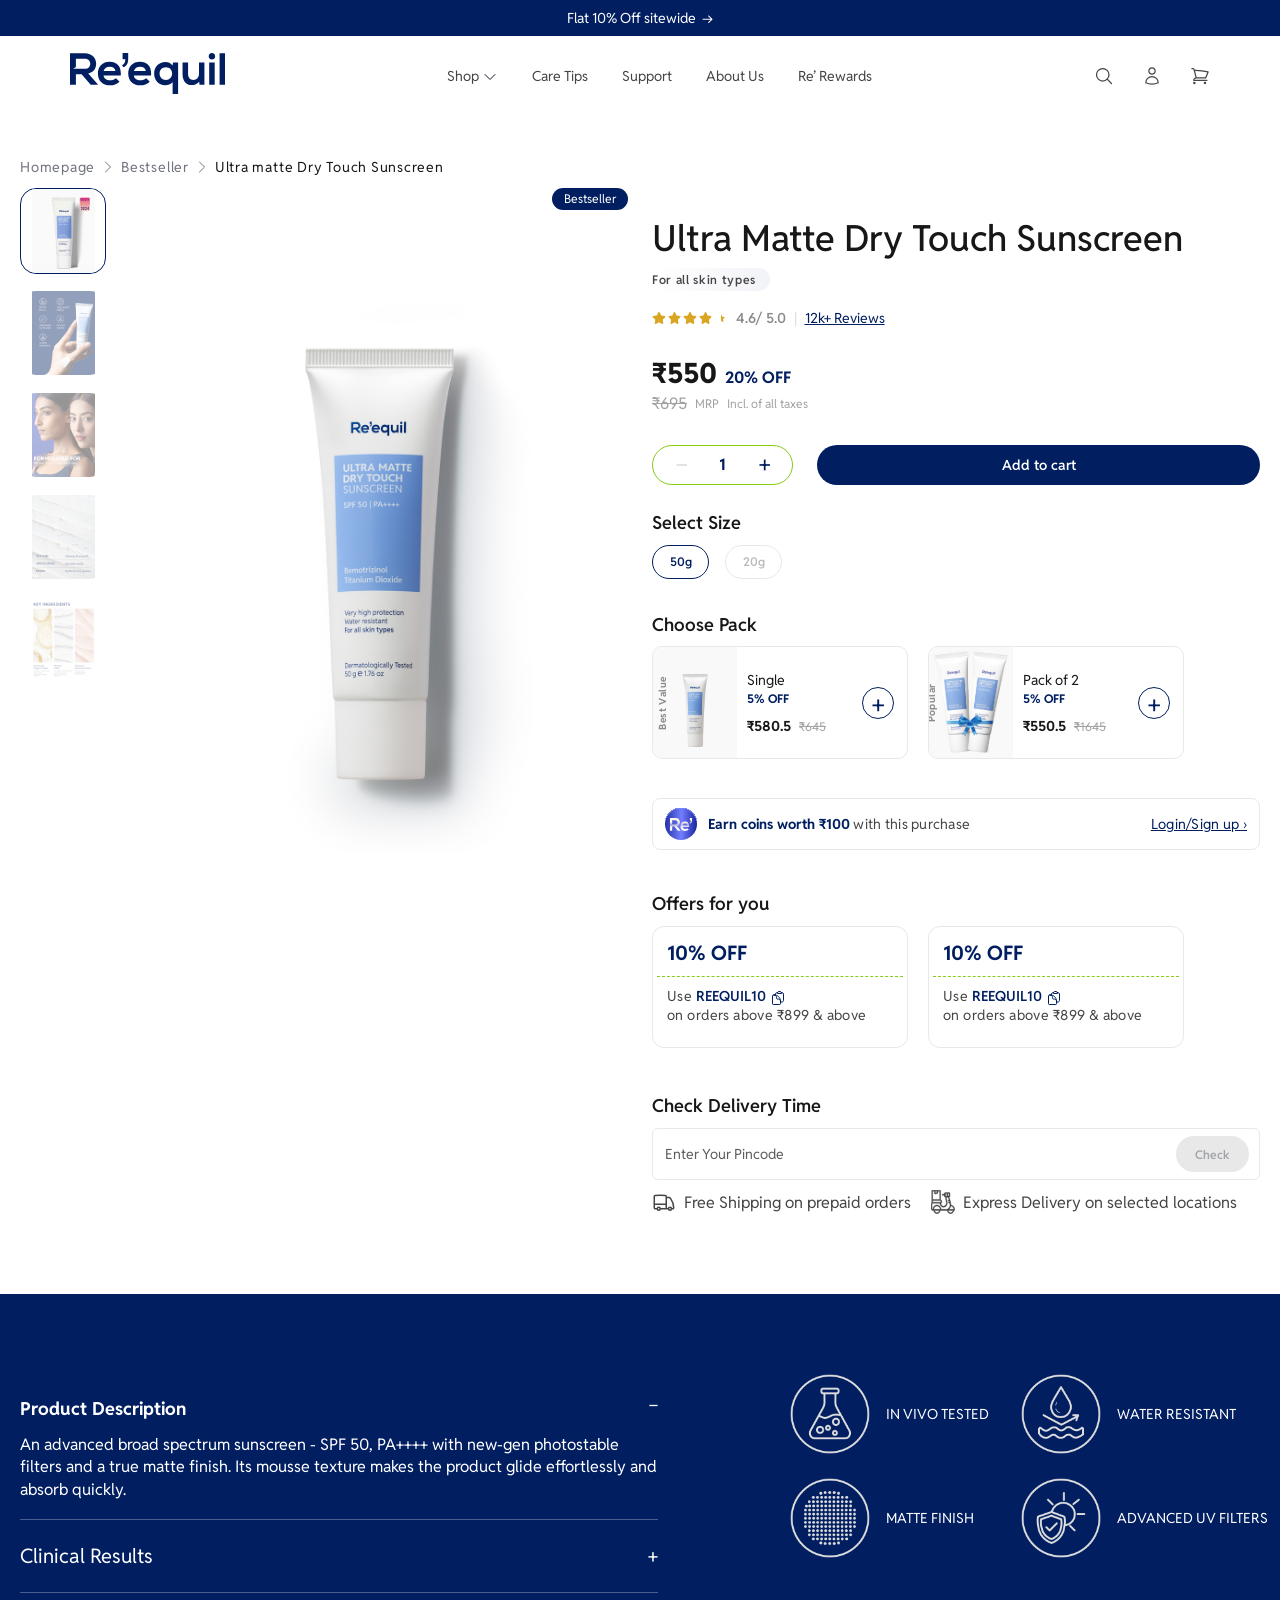
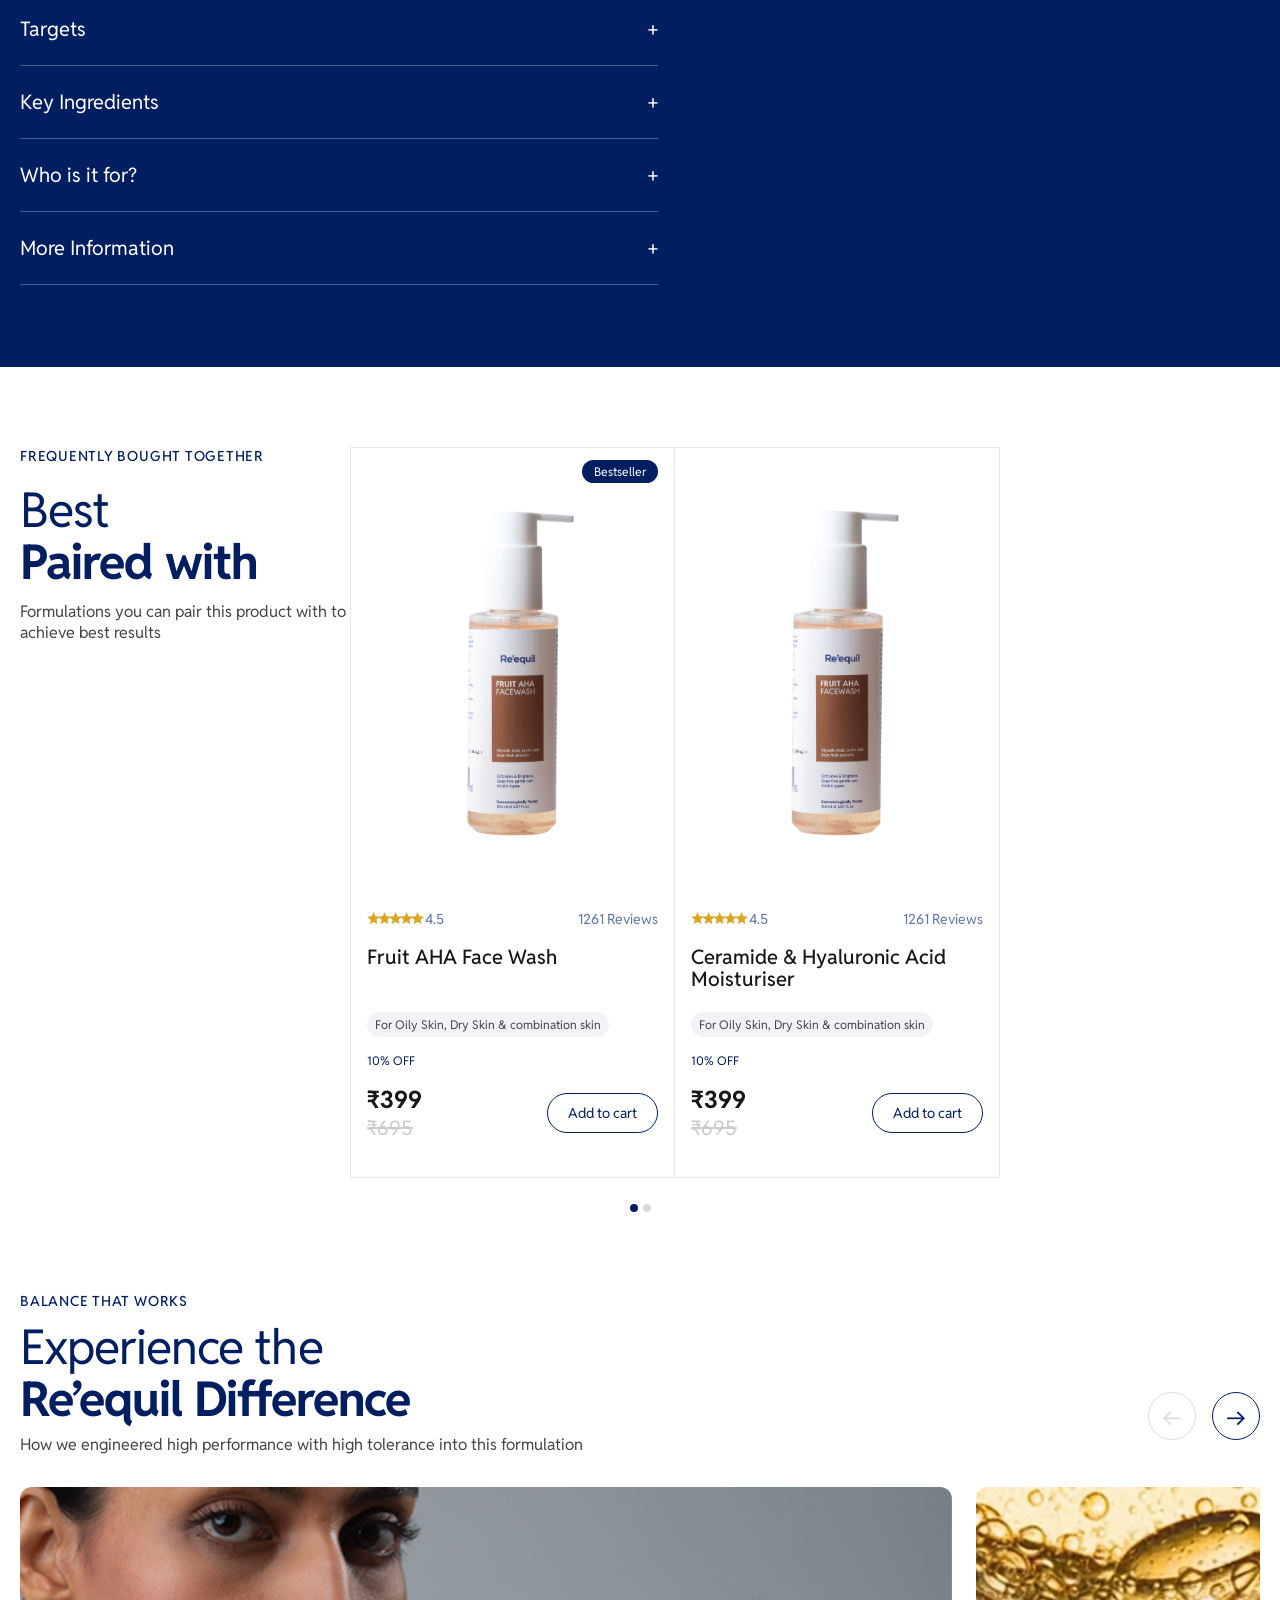
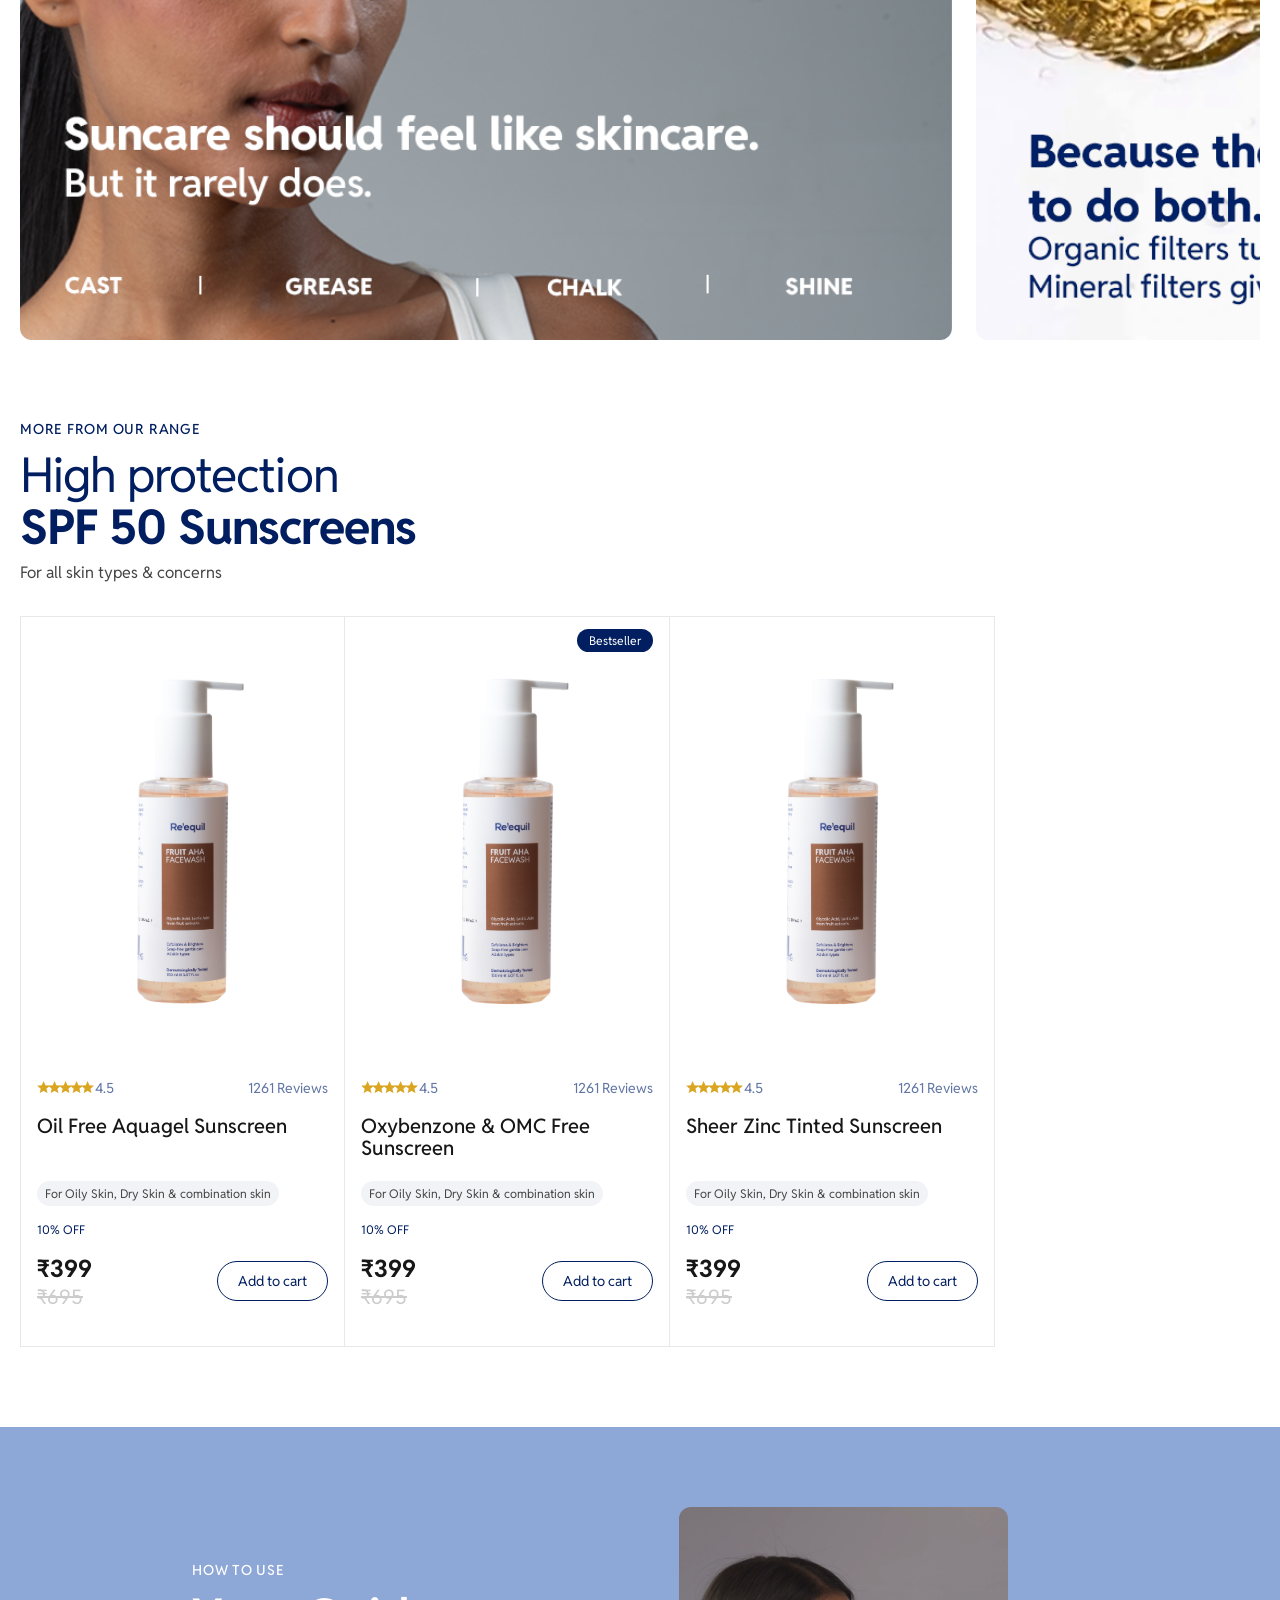
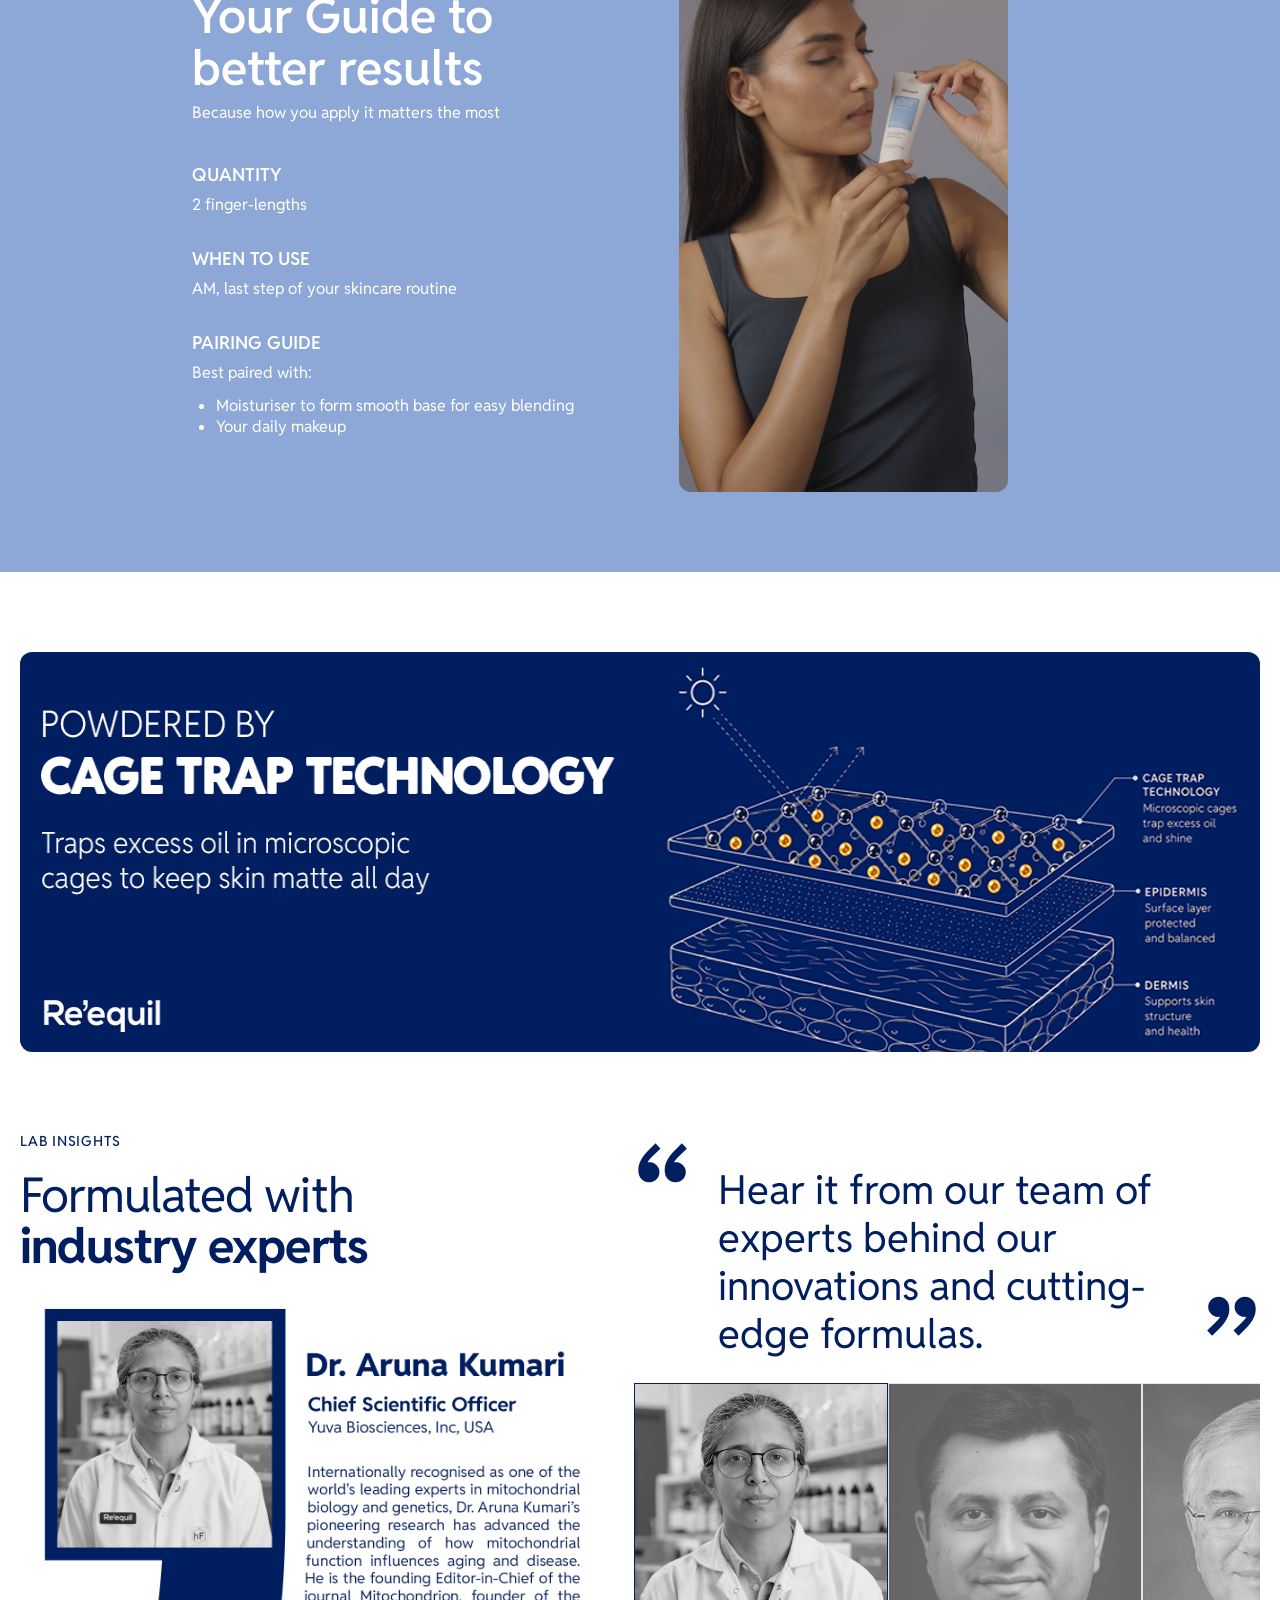
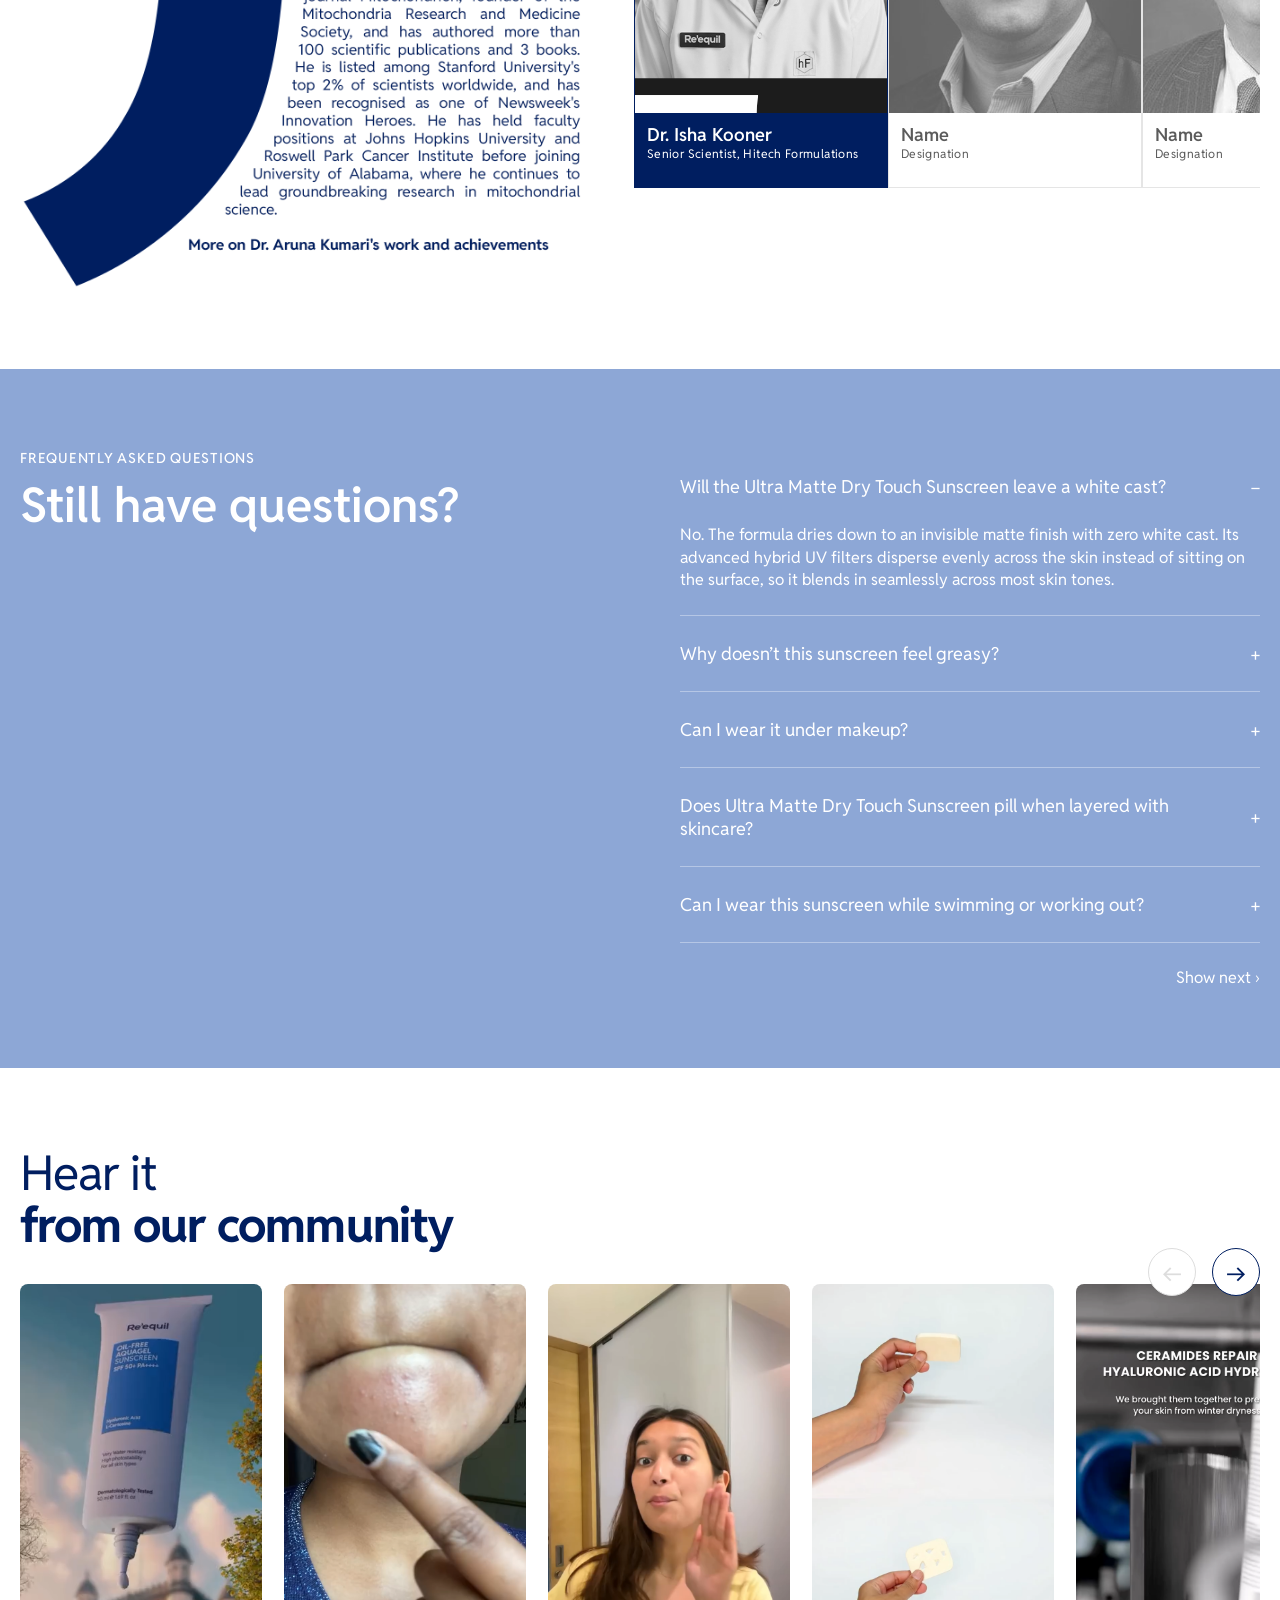
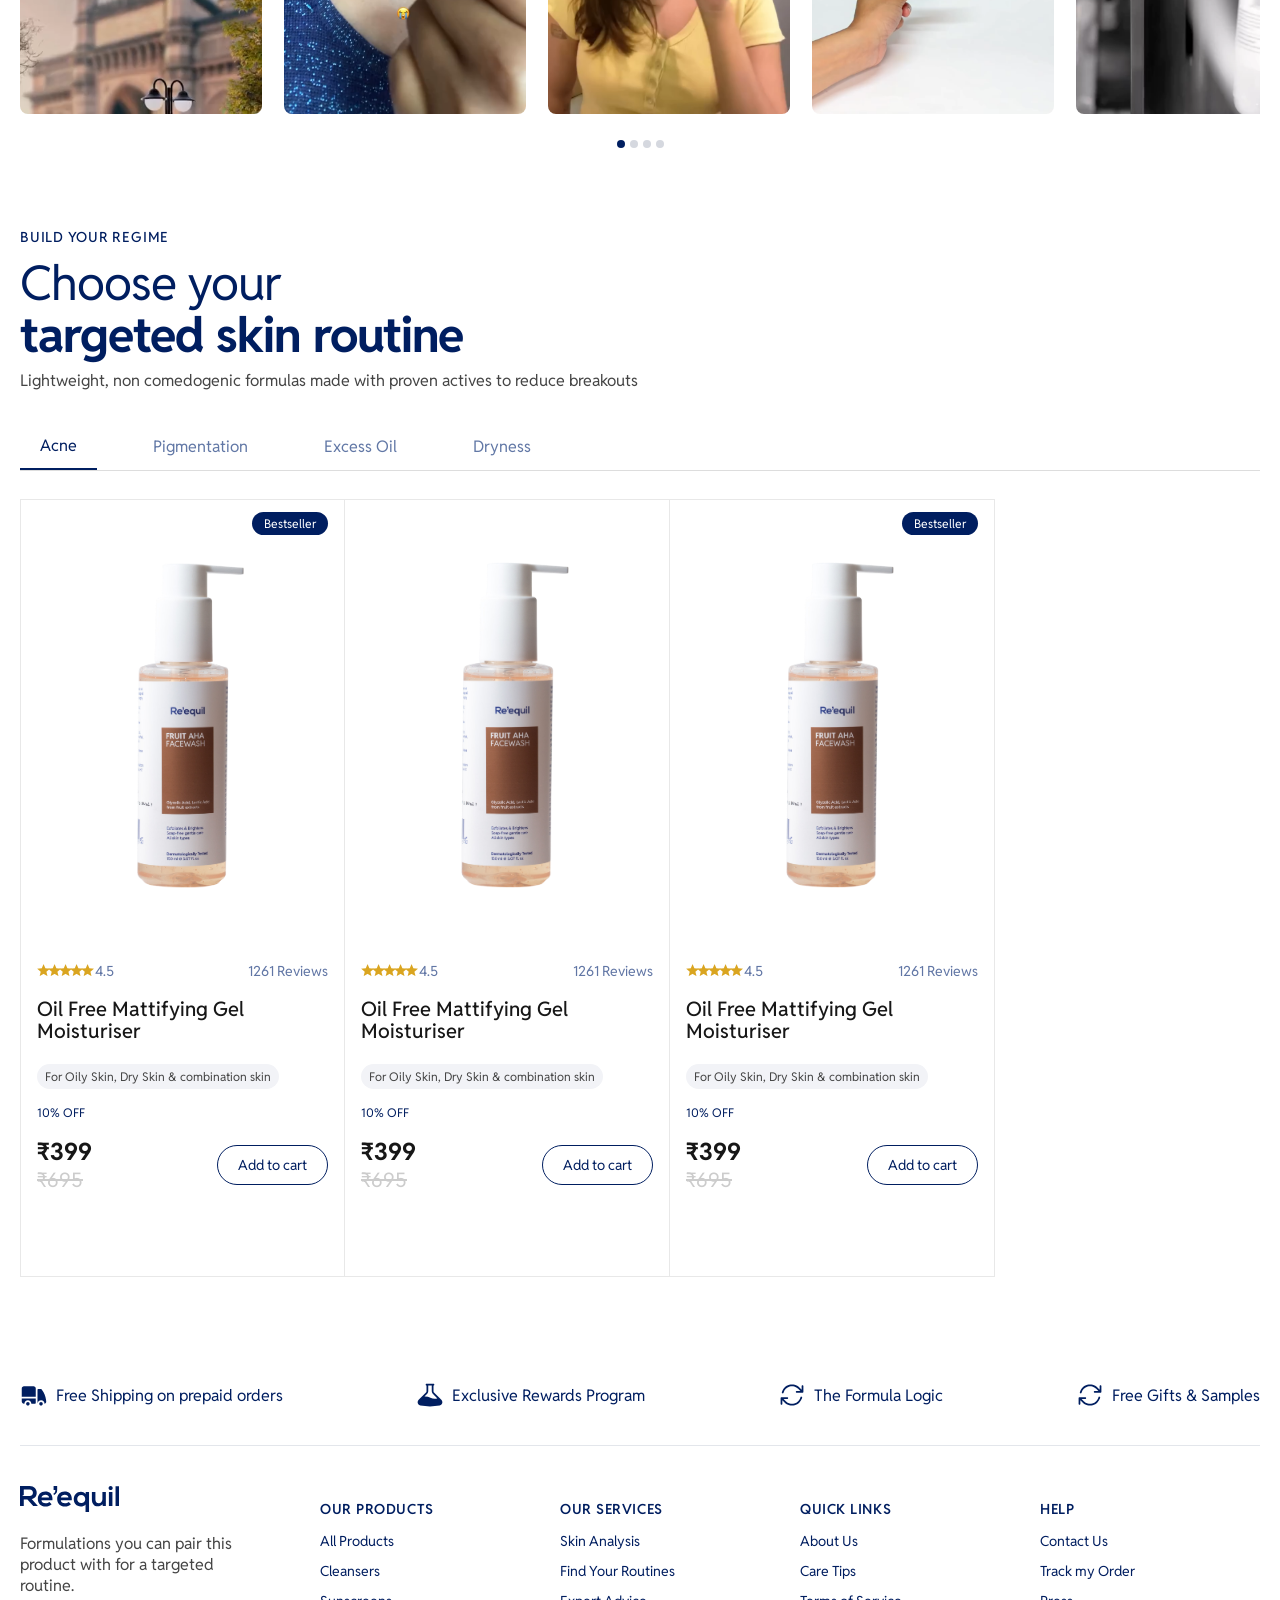
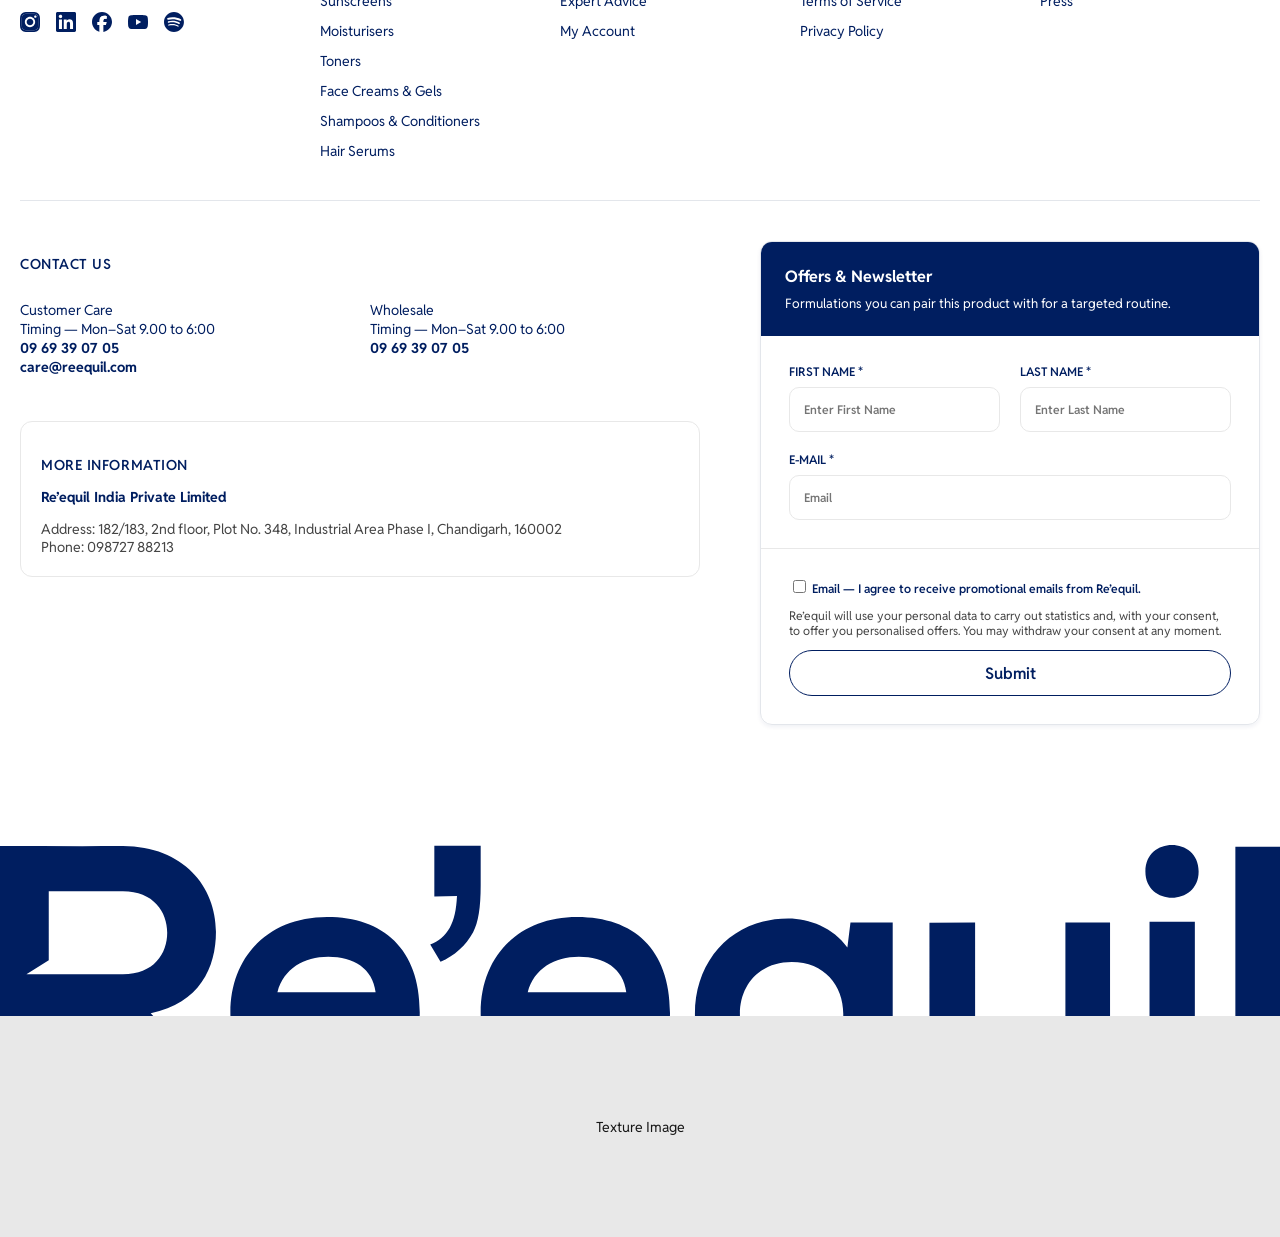
<file: raw html/index.html>
<!doctype html>
<html lang="en">
<head>
  <meta charset="utf-8">
  <meta name="viewport" content="width=device-width, initial-scale=1">
  <title>Ultra Matte Dry Touch Sunscreen — Re'equil</title>
  <link href="assets/reddit-sans.css" rel="stylesheet">
  <link href="css/styles.css" rel="stylesheet">
</head>
<body>
  <header class="site-header">
    <div class="announcement">Flat 10% Off sitewide&nbsp; →</div>
    <div class="header-inner">
      <button class="mobile-menu" type="button" aria-label="Open menu">☰</button>
      <a class="brand" href="#top" aria-label="Re'equil home"><img src="assets/2275_7921_imgBrandLogo.svg" alt="Re'equil"></a>
      <nav class="main-nav" aria-label="Main navigation"><a href="#products">Shop <img src="assets/2275_7921_imgHeroiconsOutlineChevronDown.svg" alt=""></a><a href="#care">Care Tips</a><a href="#support">Support</a><a href="#about">About Us</a><a href="#rewards">Re’ Rewards</a></nav>
      <div class="header-actions"><button type="button" aria-label="Search"><img src="assets/2275_7921_imgSearch1.svg" alt=""></button><button type="button" aria-label="Account"><img src="assets/2275_7921_imgFrame1.svg" alt=""></button><button type="button" aria-label="Cart"><img src="assets/2275_7921_imgFrame2.svg" alt=""></button></div>
    </div>
  </header>
  <main class="page">
    <div class="mobile-intro" id="top"><nav class="mobile-breadcrumbs" aria-label="Breadcrumb"><a href="#top">Homepage</a> › <a href="#products">Bestseller</a> › <span>Ultra matte Dry Touch Sunscreen</span></nav><h1>Ultra Matte Dry Touch Sunscreen</h1><p class="skin">For all skin types</p></div>
    <nav class="breadcrumbs" aria-label="Breadcrumb">
      <a href="#">Homepage</a><img src="assets/imgIconsDesktop.svg" alt=""><a href="#">Bestseller</a><img src="assets/imgIconsDesktop1.svg" alt=""><span>Ultra matte Dry Touch Sunscreen</span>
    </nav>
    <div class="product">
      <section class="gallery" aria-label="Product images">
        <div class="thumbs" id="thumbs">
          <button class="thumb active" data-image="assets/imgUltraMatteDryTouchSunscreen13.png" aria-label="View product front image" aria-pressed="true"><img src="assets/imgUmResizedArtboard11.png" alt=""></button>
          <button class="thumb" data-image="assets/imgUmResizedArtboard21.png" aria-label="View product image 2" aria-pressed="false"><img src="assets/imgUmResizedArtboard21.png" alt=""></button>
          <button class="thumb" data-image="assets/imgUmResizedArtboard31.png" aria-label="View product image 3" aria-pressed="false"><img src="assets/imgUmResizedArtboard31.png" alt=""></button>
          <button class="thumb" data-image="assets/imgUmResizedArtboard41.png" aria-label="View product image 4" aria-pressed="false"><img src="assets/imgUmResizedArtboard41.png" alt=""></button>
          <button class="thumb" data-image="assets/imgUmResizedArtboard51.png" aria-label="View product image 5" aria-pressed="false"><img src="assets/imgUmResizedArtboard51.png" alt=""></button>
          <button class="thumb" data-image="assets/imgUmResizedArtboard61.png" aria-label="View product image 6" aria-pressed="false"><img src="assets/imgUmResizedArtboard61.png" alt=""></button>
          <button class="thumb" data-image="assets/imgUmResizedArtboard71.png" aria-label="View product image 7" aria-pressed="false"><img src="assets/imgUmResizedArtboard71.png" alt=""></button>
          <button class="thumb" data-image="assets/imgUmResizedArtboard81.png" aria-label="View product image 8" aria-pressed="false"><img src="assets/imgUmResizedArtboard81.png" alt=""></button>
          <button class="thumb" data-image="assets/imgUmResizedArtboard91.png" aria-label="View product image 9" aria-pressed="false"><img src="assets/imgUmResizedArtboard91.png" alt=""></button>
        </div>
        <img class="main-image" id="main-image" src="assets/imgUltraMatteDryTouchSunscreen13.png" alt="Re'equil Ultra Matte Dry Touch Sunscreen tube">
        <span class="badge">Bestseller</span>
      </section>
      <section class="details" aria-labelledby="product-title">
        <h1 id="product-title">Ultra Matte Dry Touch Sunscreen</h1>
        <p class="skin">For all skin types</p>
        <div class="rating"><span class="stars" aria-label="4.6 out of 5 stars"><img src="assets/imgImg.svg" alt=""><img src="assets/imgImg.svg" alt=""><img src="assets/imgImg.svg" alt=""><img src="assets/imgImg1.svg" alt=""><img src="assets/imgImg2.svg" alt=""></span><span class="rating-score">4.6/ 5.0</span><span class="divider">|</span><a href="#reviews">12k+ Reviews</a></div>
        <div class="price"><strong>₹550</strong><b>20% OFF</b></div>
        <div class="tax"><s>₹695</s><small>MRP</small><small>Incl. of all taxes</small></div>
        <div class="purchase"><div class="quantity"><button id="minus" aria-label="Decrease quantity">−</button><span id="qty">1</span><button id="plus" aria-label="Increase quantity">+</button></div><button class="cart" id="cart">Add to cart</button></div>
        <p class="cart-message" id="cart-message" aria-live="polite"></p>
        <section class="section"><h2>Select Size</h2><div class="sizes"><button class="size active" aria-pressed="true">50g</button><button class="size" aria-pressed="false">20g</button></div></section>
        <section class="section"><h2>Choose Pack</h2><div class="packs desktop-packs"><button class="pack" data-pack="Single" aria-pressed="false"><span class="pack-image"><img src="assets/imgUltraMatteDryTouchSunscreen15.png" alt=""><span class="pack-caption">Best Value</span></span><span class="pack-copy"><span>Single</span><small>5% OFF</small><span class="pack-price">₹580.5 <s>₹645</s></span></span><span class="pack-plus">+</span></button><button class="pack" data-pack="Pack of 2" aria-pressed="false"><span class="pack-image"><img src="assets/imgArtboard11.png" alt=""><span class="pack-caption">Popular</span></span><span class="pack-copy"><span>Pack of 2</span><small>5% OFF</small><span class="pack-price">₹550.5 <s>₹1645</s></span></span><span class="pack-plus">+</span></button></div><div class="packs mobile-packs mobile-only"><button class="pack" data-pack="Pack of 2" aria-pressed="false"><span class="pack-image"><img src="assets/imgUltraMatteDryTouchSunscreen15.png" alt=""><span class="pack-caption">Best Value</span></span><span class="pack-copy"><span>Pack of 2</span><small>10% OFF</small><span class="pack-price">₹550 <s>₹1595</s></span></span><span class="pack-plus">+</span></button><button class="pack" data-pack="Pack of 2" aria-pressed="false"><span class="pack-image"><img src="assets/imgArtboard11.png" alt=""><span class="pack-caption">Popular</span></span><span class="pack-copy"><span>Pack of 2</span><small>10% OFF</small><span class="pack-price">₹580.5 <s>₹1595</s></span></span><span class="pack-plus">+</span></button></div></section>
        <div class="coins"><span class="coin-icon"><img src="assets/imgEllipse85.svg" alt=""><img src="assets/imgVector2.svg" alt=""></span><span><strong>Earn coins worth ₹100</strong> with this purchase</span><a href="#login">Login/Sign up ›</a></div>
        <section class="offers"><h2>Offers for you</h2><div class="offer-grid desktop-offers"><div class="offer"><strong>10% OFF</strong><hr><p>Use <button class="copy" data-code="REEQUIL10">REEQUIL10 <img class="copy-icon" src="assets/imgFrame1.svg" alt="Copy"></button><br>on orders above ₹899 &amp; above</p></div><div class="offer"><strong>10% OFF</strong><hr><p>Use <button class="copy" data-code="REEQUIL10">REEQUIL10 <img class="copy-icon" src="assets/imgFrame1.svg" alt="Copy"></button><br>on orders above ₹899 &amp; above</p></div></div><div class="offer-grid mobile-offers mobile-only"><div class="offer"><strong>5% OFF</strong><hr><p>Use <button class="copy" data-code="REEQUIL5">REEQUIL5 <img class="copy-icon" src="assets/imgFrame1.svg" alt="Copy"></button><br>on orders above ₹899 &amp; above</p></div><div class="offer"><strong>10% OFF</strong><hr><p>Use <button class="copy" data-code="REEQUIL10">REEQUIL10 <img class="copy-icon" src="assets/imgFrame1.svg" alt="Copy"></button><br>on orders above ₹899 &amp; above</p></div></div></section>
        <section class="delivery"><h2>Check Delivery Time</h2><form class="pin-form" id="pin-form"><input id="pincode" type="text" inputmode="numeric" maxlength="6" pattern="[0-9]{6}" placeholder="Enter Your Pincode" aria-label="Pincode"><button id="pin-button" type="submit">Check</button></form><p class="delivery-message" id="delivery-message" aria-live="polite"></p><div class="shipping"><span><img src="assets/imgHeroiconsOutlineTruck.svg" alt="">Free Shipping on prepaid orders</span><span><img src="assets/imgGroup.svg" alt="">Express Delivery on selected locations</span></div></section>
      </section>
    </div>
  </main>
  <section class="pdp-info" aria-label="Product information">
    <div class="wide info-grid">
      <div class="info-accordions">
        <details open><summary>Product Description</summary><p>An advanced broad spectrum sunscreen - SPF 50, PA++++ with new-gen photostable filters and a true matte finish. Its mousse texture makes the product glide effortlessly and absorb quickly.</p></details>
        <details><summary>Clinical Results</summary><p>Clinical results for Ultra Matte Dry Touch Sunscreen.</p></details>
        <details><summary>Targets</summary><p>Daily broad spectrum sun protection with a matte finish.</p></details>
        <details><summary>Key Ingredients</summary><p>Modern photostable UV filters.</p></details>
        <details><summary>Who is it for?</summary><p>For all skin types.</p></details>
        <details><summary>More Information</summary><p>SPF 50, PA++++ sunscreen.</p></details>
      </div>
      <div class="feature-grid">
        <div><img src="assets/2181_16208_imgInVivo1.png" alt=""><span>IN VIVO TESTED</span></div>
        <div><img src="assets/2181_16208_imgWaterResistant1.png" alt=""><span>WATER RESISTANT</span></div>
        <div><img src="assets/2181_16208_imgULtraMatt1.png" alt=""><span>MATTE FINISH</span></div>
        <div><img src="assets/2181_16208_imgUvFilters2.png" alt=""><span>ADVANCED UV FILTERS</span></div>
      </div>
    </div>
  </section>
  <section class="wide feature-strip-mobile" aria-label="Product benefits"><div><img src="assets/2181_16208_imgInVivo1.png" alt=""><span>IN VIVO TESTED</span></div><div><img src="assets/2181_16208_imgWaterResistant1.png" alt=""><span>WATER RESISTANT</span></div><div><img src="assets/2181_16208_imgULtraMatt1.png" alt=""><span>MATTE FINISH</span></div></section>
  <section class="wide paired content-section" id="products">
    <div class="paired-intro"><span class="eyebrow">FREQUENTLY BOUGHT TOGETHER</span><h2>Best<br><strong>Paired with</strong></h2><p>Formulations you can pair this product with to achieve best results</p></div>
    <div class="card-track" id="paired-cards" aria-label="Best paired products"></div>
    <div class="pagination" aria-hidden="true"><i class="selected"></i><i></i></div>
  </section>
  <section class="wide difference content-section" id="care">
    <div class="section-heading"><span class="eyebrow">BALANCE THAT WORKS</span><h2>Experience the<br><strong>Re’equil Difference</strong></h2><p>How we engineered high performance with high tolerance into this formulation</p></div>
    <div class="carousel-arrows"><button type="button" class="prev" aria-label="Previous difference slide">←</button><button type="button" class="next" aria-label="Next difference slide">→</button></div>
    <div class="difference-cards"><img src="assets/2181_16366_imgFrame2147228585.png" alt="Suncare should feel like skincare. But it rarely does."><img src="assets/2181_16366_imgFrame2147228586.png" alt="Organic and mineral sunscreen filter illustration"></div>
    <div class="pagination" aria-hidden="true"><i class="selected"></i><i></i><i></i><i></i></div>
  </section>
  <section class="wide protection content-section">
    <div class="section-heading"><span class="eyebrow">MORE FROM OUR RANGE</span><h2>High protection<br><strong>SPF 50 Sunscreens</strong></h2><p>For all skin types &amp; concerns</p></div>
    <div class="card-track" id="protection-cards" aria-label="SPF 50 sunscreens"></div>
    <div class="pagination mobile-only" aria-hidden="true"><i class="selected"></i><i></i><i></i><i></i></div>
  </section>
  <section class="guide content-section">
    <div class="guide-inner"><div class="guide-copy"><span class="eyebrow">HOW TO USE</span><h2>Your Guide to<br>better results</h2><p>Because how you apply it matters the most</p><div class="guide-steps"><div><h3>QUANTITY</h3><p>2 finger-lengths</p></div><div><h3>WHEN TO USE</h3><p>AM, last step of your skincare routine</p></div><div><h3>PAIRING GUIDE</h3><p>Best paired with:</p><ul><li>Moisturiser to form smooth base for easy blending</li><li>Your daily makeup</li></ul></div></div></div><div class="guide-media" role="img" aria-label="How to apply sunscreen video placeholder"><button type="button" aria-label="Play how to apply video">▶</button><span>HOW TO APPLY · 0:45</span></div></div>
  </section>
  <section class="wide tech content-section" aria-label="Cage Trap Technology"><div class="tech-panel" role="img" aria-label="Cage Trap Technology traps excess oil in microscopic cages to keep skin matte all day"></div></section>
  <section class="wide experts content-section">
    <div class="experts-left"><div class="section-heading"><span class="eyebrow">LAB INSIGHTS</span><h2>Formulated with<br><strong>industry experts</strong></h2></div><div class="experts-left-image"><img src="assets/new_1_6152_imgDrArunaSing1.png" alt="Dr. Aruna Kumari, Chief Scientific Officer"></div></div>
    <div class="experts-right"><div class="experts-quote">Hear it from our team of experts behind our innovations and cutting-edge formulas.</div><div class="experts-row" aria-label="Our scientists"><article class="expert-card"><div class="expert-photo"><img src="assets/new_1_6152_imgDrArunaSing1.png" alt="Dr. Isha Kooner"></div><div class="expert-name">Dr. Isha Kooner<small>Senior Scientist, Hitech Formulations</small></div></article><article class="expert-card"><div class="expert-photo"><img src="assets/new_1_6152_imgScientistArtboard31.png" alt=""></div><div class="expert-name">Name<small>Designation</small></div></article><article class="expert-card"><div class="expert-photo"><img src="assets/new_1_6152_imgScientistArtboard41.png" alt=""></div><div class="expert-name">Name<small>Designation</small></div></article><article class="expert-card"><div class="expert-photo"><img src="assets/new_1_6152_imgScientistArtboard11.png" alt=""></div><div class="expert-name">Name<small>Designation</small></div></article></div></div>
    <img class="experts-mobile-image" src="assets/new_1_5637_imgHeroArtboard1Copy21.png" alt="Dr. Aruna Kumari on Re’equil's sunscreen formulation">
  </section>
  <section class="faq content-section" id="support"><div class="wide faq-inner"><div><span class="eyebrow">FREQUENTLY ASKED QUESTIONS</span><h2>Still have questions?</h2></div><div class="faq-list"><details open><summary>Will the Ultra Matte Dry Touch Sunscreen leave a white cast?</summary><p>No. The formula dries down to an invisible matte finish with zero white cast. Its advanced hybrid UV filters disperse evenly across the skin instead of sitting on the surface, so it blends in seamlessly across most skin tones.</p></details><details><summary>Why doesn’t this sunscreen feel greasy?</summary><p>Its mousse texture is designed to absorb quickly and leave a matte finish.</p></details><details><summary>Can I wear it under makeup?</summary><p>Yes. Apply it as the last step of your morning skincare routine.</p></details><details><summary>Does Ultra Matte Dry Touch Sunscreen pill when layered with skincare?</summary><p>Allow each skincare layer to absorb before applying sunscreen.</p></details><details><summary>Can I wear this sunscreen while swimming or working out?</summary><p>Reapply sunscreen regularly, especially after swimming or sweating.</p></details><a href="#support">Show next ›</a></div></div></section>
  <section class="wide community content-section"><div class="section-heading"><h2>Hear it<br><strong>from our community</strong></h2></div><div class="carousel-arrows"><button type="button" class="prev" aria-label="Previous community slide">←</button><button type="button" class="next" aria-label="Next community slide">→</button></div><div class="community-cards" aria-label="Community stories"><img src="assets/community-1.png" alt="Sunscreen product against a city sky"><img src="assets/community-2.png" alt="Skincare application close-up"><img src="assets/community-3.png" alt="Community member demonstrating skincare"><img src="assets/community-4.png" alt="Two skin care product samples"><img src="assets/community-5.png" alt="Ceramides skin care product"></div><div class="pagination" aria-hidden="true"><i class="selected"></i><i></i><i></i><i></i></div></section>
  <section class="wide routine content-section"><div class="section-heading"><span class="eyebrow">BUILD YOUR REGIME</span><h2>Choose your<br><strong>targeted skin routine</strong></h2><p>Lightweight, non comedogenic formulas made with proven actives to reduce breakouts</p></div><div class="routine-tabs" role="tablist" aria-label="Skin concern"><button role="tab" aria-selected="true">Acne</button><button role="tab" aria-selected="false">Pigmentation</button><button role="tab" aria-selected="false">Excess Oil</button><button role="tab" aria-selected="false">Dryness</button></div><div class="card-track" id="routine-cards" aria-label="Routine products"></div><div class="pagination mobile-only" aria-hidden="true"><i class="selected"></i><i></i><i></i><i></i></div></section>
  <footer class="site-footer" id="about"><div class="wide"><div class="footer-benefits"><span><img src="assets/2287_19597_imgFrame.svg" alt="">Free Shipping on prepaid orders</span><span><img src="assets/2287_19597_imgFrame1.svg" alt="">Exclusive Rewards Program</span><span><img src="assets/2287_19597_imgFrame2.svg" alt="">The Formula Logic</span><span><img src="assets/2287_19597_imgFrame2.svg" alt="">Free Gifts &amp; Samples</span></div><div class="footer-main"><div class="footer-brand"><img src="assets/2287_19597_imgVector.svg" alt="Re'equil"><p>Formulations you can pair this product with for a targeted routine.</p><div class="socials"><img src="assets/2287_19597_imgInstagram.svg" alt="Instagram"><img src="assets/2287_19597_imgLinkedin.svg" alt="LinkedIn"><img src="assets/2287_19597_imgFb.svg" alt="Facebook"><img src="assets/2287_19597_imgYoutube.svg" alt="YouTube"><img src="assets/2287_19597_imgIcon.svg" alt="Spotify"></div></div><div class="footer-links"><div><h3>OUR PRODUCTS</h3><a href="#products">All Products</a><a href="#products">Cleansers</a><a href="#products">Sunscreens</a><a href="#products">Moisturisers</a><a href="#products">Toners</a><a href="#products">Face Creams &amp; Gels</a><a href="#products">Shampoos &amp; Conditioners</a><a href="#products">Hair Serums</a></div><div><h3>OUR SERVICES</h3><a href="#care">Skin Analysis</a><a href="#care">Find Your Routines</a><a href="#care">Expert Advice</a><a href="#login">My Account</a></div><div><h3>QUICK LINKS</h3><a href="#about">About Us</a><a href="#care">Care Tips</a><a href="#about">Terms of Service</a><a href="#about">Privacy Policy</a></div><div><h3>HELP</h3><a href="#support">Contact Us</a><a href="#support">Track my Order</a><a href="#support">Press</a></div></div></div><div class="footer-bottom"><div class="contact"><h3>CONTACT US</h3><div class="contact-grid"><p>Customer Care<br>Timing — Mon–Sat 9.00 to 6:00<br><strong>09 69 39 07 05</strong><br><strong>care@reequil.com</strong></p><p>Wholesale<br>Timing — Mon–Sat 9.00 to 6:00<br><strong>09 69 39 07 05</strong></p></div><div class="more-info"><h3>MORE INFORMATION</h3><strong>Re’equil India Private Limited</strong><p>Address: 182/183, 2nd floor, Plot No. 348, Industrial Area Phase I, Chandigarh, 160002<br>Phone: 098727 88213</p></div></div><form class="newsletter"><header><strong>Offers &amp; Newsletter</strong><p>Formulations you can pair this product with for a targeted routine.</p></header><div class="newsletter-fields"><label>FIRST NAME *<input placeholder="Enter First Name" required></label><label>LAST NAME *<input placeholder="Enter Last Name" required></label><label>E-MAIL *<input type="email" placeholder="Email" required></label></div><div class="newsletter-consent"><label><input type="checkbox"> Email — I agree to receive promotional emails from Re’equil.</label><p>Re’equil will use your personal data to carry out statistics and, with your consent, to offer you personalised offers. You may withdraw your consent at any moment.</p><button type="submit">Submit</button></div></form></div></div><div class="footer-wordmark"><img src="assets/2287_19744_imgVector.svg" alt="Re'equil"><div>Texture Image</div></div>
    <div class="footer-mobile">
      <div class="footer-mobile-benefits"><span><img src="assets/2287_19597_imgFrame.svg" alt="">Free Shipping on prepaid orders</span><span><img src="assets/2287_19597_imgFrame1.svg" alt="">Exclusive Rewards Program</span><span><img src="assets/mobile-formula-logic.svg" alt="">The Formula Logic</span><span><img src="assets/2287_19597_imgFrame2.svg" alt="">Free Gifts &amp; Samples</span></div>
      <section class="footer-mobile-contact"><h3>CONTACT US</h3><div class="footer-mobile-contact-grid"><div><img src="assets/2287_19597_imgContainer.svg" alt=""><strong>Customer Care</strong><div>Timings: Mon – Sat (9.00 to 6:00 PM)</div><b>09 69 39 07 05<br>care@reequil.com</b></div><div><img src="assets/2287_19597_imgContainer.svg" alt=""><strong>Wholesale</strong><div>Timings: Mon – Sat (9.00 to 6:00 PM)</div><b>09 69 39 07 05<br>care@reequil.com</b></div></div></section>
      <div class="footer-mobile-brand"><img class="mobile-logo" src="assets/2287_19597_imgVector.svg" alt="Re’equil"><p>Formulations you can pair this product with for a targeted routine.</p><div class="socials"><img src="assets/2287_19597_imgInstagram.svg" alt="Instagram"><img src="assets/2287_19597_imgLinkedin.svg" alt="LinkedIn"><img src="assets/2287_19597_imgFb.svg" alt="Facebook"><img src="assets/2287_19597_imgYoutube.svg" alt="YouTube"><img src="assets/2287_19597_imgIcon.svg" alt="Spotify"></div><p class="copyright">© Re’equil 2025, All Rights Reserved.</p></div>
      <div class="footer-mobile-links"><details open><summary>COMBINED HEAD</summary><div class="mobile-link-columns"><div><a href="#products">All Products</a><a href="#products">Cleansers</a><a href="#products">Moisturiers</a><a href="#products">Toners</a><a href="#products">Face Creams &amp; Gels</a><a href="#products">Shampoos &amp; Conditioners</a><a href="#products">Hair Serums</a></div><div><a href="#support">Track your order</a><a href="#login">My account</a><a href="#products">Shampoos &amp; Conditioners</a><a href="#products">Shampoos &amp; Conditioners</a></div></div></details><details><summary>COMBINED HEAD</summary></details></div>
      <section class="footer-mobile-info"><h3>MORE INFORMATION</h3><strong>Re’equil India Private Limited</strong><p>Address: 182/183, 2nd floor, Plot No. 348, Industrial Area Phase I, Chandigarh, 160002<br>Phone: 098727 88213</p></section>
      <form class="newsletter-mobile"><header><strong>Offers &amp; Newsletter</strong><p>Formulations you can pair this product with for a targeted.</p></header><div class="mobile-fields"><label>FIRST NAME<input placeholder="Enter First Name" required></label><label>LAST NAME<input placeholder="Enter Last Name" required></label><label>E-MAIL<input type="email" placeholder="Email" required></label></div><div class="mobile-consent"><p>I declare that I am 16 years or older and wish to benefit from personalized offers from Re’equil through direct and/or indirect communication, in relation to the products and services of Re’equil, at your choice:</p><label><input type="checkbox">Email — I agree to receive promotional emails from Re’equil.</label><label><input type="checkbox">Personalised advertising — I agree that Re’equil may use my information to personalise advertisements and offers.</label><p>I declare that I am 16 years or older and wish to benefit from personalized offers from Re’equil through direct and/or indirect communication, in relation to the products and services of Re’equil, at your choice:</p><button type="submit">Submit</button></div></form>
      <div class="footer-mobile-wordmark"><div class="texture">Texture Image</div><img src="assets/2287_19744_imgVector.svg" alt="Re’equil"></div>
    </div>
  </footer>
  <script src="js/main.js"></script>
</body>
</html>
</file>
<file: raw html/assets/reddit-sans.css>
@font-face {
  font-family: 'Reddit Sans';
  font-style: normal;
  font-weight: 400;
  font-display: swap;
  src: url(reddit-sans-400.ttf) format('truetype');
}
@font-face {
  font-family: 'Reddit Sans';
  font-style: normal;
  font-weight: 500;
  font-display: swap;
  src: url(reddit-sans-500.ttf) format('truetype');
}
@font-face {
  font-family: 'Reddit Sans';
  font-style: normal;
  font-weight: 600;
  font-display: swap;
  src: url(reddit-sans-600.ttf) format('truetype');
}
@font-face {
  font-family: 'Reddit Sans';
  font-style: normal;
  font-weight: 700;
  font-display: swap;
  src: url(reddit-sans-700.ttf) format('truetype');
}
@font-face {
  font-family: 'Reddit Sans';
  font-style: normal;
  font-weight: 800;
  font-display: swap;
  src: url(reddit-sans-800.ttf) format('truetype');
}
</file>
<file: raw html/css/styles.css>
:root { --blue:#001e60; --green:#84cc16; --ink:#171717; --muted:#70747d; --line:#e8e8e8; --gold:#daa520; }
    * { box-sizing:border-box; }
    html { scroll-behavior:smooth; }
    body { margin:0; background:#fff; color:var(--ink); font-family:"Reddit Sans",Arial,sans-serif; }
    button,input { font:inherit; }
    button { cursor:pointer; }
    button:focus-visible,a:focus-visible,input:focus-visible { outline:2px solid var(--green); outline-offset:3px; }
    .page { max-width:1320px; padding:0 20px 56px; margin:auto; }
    .breadcrumbs { display:flex; align-items:center; gap:5px; min-height:34px; font-size:14px; letter-spacing:.055em; white-space:nowrap; overflow:auto; }
    .breadcrumbs a { color:var(--muted); text-decoration:none; }
    .breadcrumbs span { color:var(--ink); }
    .breadcrumbs img { width:16px; height:16px; }
    .product { display:grid; grid-template-columns:minmax(0,638px) minmax(0,638px); gap:24px; align-items:start; }
    .gallery { position:relative; display:grid; grid-template-columns:86px minmax(0,528px); gap:24px; }
    .thumbs { display:flex; flex-direction:column; gap:16px; max-height:494px; overflow-y:auto; scrollbar-width:none; }
    .thumbs::-webkit-scrollbar { display:none; }
    .thumb { flex:0 0 86px; width:86px; height:86px; padding:0; background:#fff; border:1px solid transparent; border-radius:16px; overflow:hidden; opacity:.42; }
    .thumb.active { border-color:var(--blue); opacity:1; }
    .thumb img { display:block; width:100%; height:100%; object-fit:contain; }
    .main-image { width:100%; aspect-ratio:3/4; object-fit:contain; display:block; }
    .badge { position:absolute; right:0; top:0; color:#fff; background:var(--blue); border-radius:20px; padding:5px 12px; font-size:12px; line-height:1; }
    .details { min-width:0; }
    h1 { font-size:36px; font-weight:500; line-height:1.08; margin:31px 0 10px; }
    .skin { width:max-content; margin:0 0 18px; padding:4px 14px 4px 0; background:linear-gradient(90deg,#fff,#f2f3f7); border-radius:12px; color:#454545; font-size:12px; font-weight:600; letter-spacing:.055em; }
    .rating { display:flex; align-items:center; gap:8px; flex-wrap:wrap; font-size:14px; }
    .stars { display:flex; gap:2px; align-items:center; }
    .stars img { width:13.5px; height:12px; }
    .rating-score { color:#8b8b8b; font-weight:600; }
    .divider { color:#d4d4d8; }
    .rating a,.coins a { color:var(--blue); text-decoration:underline; }
    .price { display:flex; align-items:baseline; gap:8px; margin-top:32px; }
    .price strong { font-size:28px; font-weight:800; line-height:1; }
    .price b { color:var(--blue); font-size:16px; }
    .tax { display:flex; align-items:center; gap:8px; color:#a2a2a2; font-size:14px; margin-top:5px; }
    .tax s { font-size:16px; }
    .tax small { font-size:12px; }
    .purchase { display:grid; grid-template-columns:141px minmax(0,1fr); gap:24px; margin-top:31px; }
    .quantity { border:1px solid var(--green); border-radius:25px; height:40px; display:flex; align-items:center; justify-content:space-around; color:var(--blue); font-size:16px; font-weight:700; }
    .quantity button { border:0; background:none; color:var(--blue); width:36px; height:36px; font-size:23px; line-height:1; font-weight:400; }
    .quantity button:disabled { color:#ddd; cursor:default; }
    .cart { border:0; height:40px; border-radius:25px; color:#fff; background:var(--blue); font-size:14px; font-weight:600; }
    .section { margin-top:28px; }
    h2 { margin:0 0 12px; font-size:18px; line-height:1.1; font-weight:600; }
    .sizes { display:flex; gap:16px; }
    .size { min-width:57px; height:34px; border:1px solid var(--line); border-radius:20px; background:white; color:#bababa; font-size:12px; font-weight:600; }
    .size.active { border-color:var(--blue); color:var(--blue); }
    .packs { display:grid; grid-template-columns:1fr 1fr; gap:20px; max-width:532px; }
    .pack { position:relative; min-height:113px; display:grid; grid-template-columns:84px 1fr 34px; align-items:center; gap:10px; padding:0 11px 0 0; text-align:left; border:1px solid var(--line); border-radius:10px; background:white; color:var(--ink); overflow:hidden; }
    .pack.active { border-color:var(--blue); }
    .pack-image { background:#f9f9f9; width:84px; height:111px; overflow:hidden; position:relative; }
    .pack-image img { width:100%; height:100%; object-fit:cover; display:block; }
    .pack-caption { position:absolute; left:-17px; top:50%; transform:translateY(-50%) rotate(-90deg); color:#8b8b8b; font-size:10px; font-weight:700; white-space:nowrap; letter-spacing:.04em; }
    .pack-copy { min-width:0; font-size:14px; display:flex; flex-direction:column; gap:2px; }
    .pack-copy small { color:var(--blue); font-size:12px; font-weight:700; }
    .pack-copy .pack-price { margin-top:9px; font-size:14px; font-weight:700; white-space:nowrap; }
    .pack-copy s { color:#a2a2a2; font-size:12px; font-weight:400; margin-left:4px; }
    .pack-plus { width:32px; height:32px; border:1px solid var(--blue); color:var(--blue); border-radius:50%; display:grid; place-items:center; font-size:25px; font-weight:300; }
    .coins { display:flex; align-items:center; gap:11px; min-height:52px; margin-top:24px; border:1px solid var(--line); border-radius:8px; padding:8px 12px; color:#454545; font-size:14px; letter-spacing:.02em; }
    .coin-icon { position:relative; flex:none; width:32px; height:32px; }
    .coin-icon img:first-child { width:100%; height:100%; }
    .coin-icon img:last-child { position:absolute; left:5px; top:10px; width:22px; height:auto; }
    .coins strong { color:var(--blue); letter-spacing:0; }
    .coins a { white-space:nowrap; margin-left:auto; }
    .offers { margin-top:26px; }
    .offer-grid { display:grid; grid-template-columns:repeat(2,minmax(0,1fr)); gap:20px; max-width:532px; }
    .offer { min-height:122px; border:1px solid var(--line); border-radius:12px; padding:13px 14px 10px; }
    .offer strong { display:block; color:var(--blue); font-size:20px; }
    .offer hr { border:0; border-top:1px dashed var(--green); margin:10px -10px; }
    .offer p { margin:0; color:#454545; font-size:14px; line-height:1.35; letter-spacing:.03em; }
    .offer button { padding:0; color:var(--blue); border:0; background:none; font-weight:600; }
    .offer .copy-icon { width:16px; height:16px; vertical-align:middle; }
    .delivery { margin-top:26px; }
    .pin-form { display:flex; align-items:center; height:52px; border:1px solid var(--line); border-radius:6px; padding:6px 10px; }
    .pin-form input { width:100%; min-width:0; height:100%; border:0; outline:0; color:var(--ink); font-size:14px; }
    .pin-form input::placeholder { color:#5d5d5d; }
    .pin-form button { flex:none; width:73px; height:36px; border:0; border-radius:20px; background:#e8e8e8; color:#a0a3a9; font-size:12px; font-weight:600; }
    .pin-form button.ready { background:var(--blue); color:#fff; }
    .delivery-message,.cart-message { min-height:18px; margin:6px 0 0; color:#454545; font-size:12px; }
    .delivery-message:empty,.cart-message:empty { display:none; }
    .shipping { display:flex; flex-wrap:wrap; gap:20px; align-items:center; margin-top:10px; color:#454545; font-size:16px; }
    .shipping span { display:flex; gap:8px; align-items:center; }
    .shipping img { flex:none; width:24px; height:24px; }
    @media(min-width:901px) and (max-width:1100px) { .page { padding-left:0; padding-right:0; } .product { grid-template-columns:51% 49%; gap:0; } .gallery { grid-template-columns:68px minmax(0,1fr); gap:19px; } .thumb { width:68px; height:68px; flex-basis:68px; border-radius:13px; } .thumbs { gap:13px; max-height:395px; } .main-image { transform:translate(-15px,-6px) scale(.94); transform-origin:top center; } h1 { font-size:29px; margin-bottom:2px; } .skin { margin-bottom:0; } .price { margin-top:20px; } .purchase { max-width:424px; grid-template-columns:112px minmax(0,1fr); gap:20px; margin-top:20px; } .section { margin-top:18px; } .packs,.offer-grid,.coins { max-width:424px; } .packs,.offer-grid { gap:16px; } .pack { min-height:90px; grid-template-columns:67px 1fr 28px; gap:7px; } .pack-image { width:67px; height:88px; } .pack-plus { width:28px; height:28px; font-size:21px; } .pack-copy { font-size:12px; } .pack-copy .pack-price { font-size:12px; margin-top:6px; } .coins { min-height:52px; margin-top:19px; gap:7px; font-size:12px; } .coins a { font-size:12px; } .offers,.delivery { margin-top:21px; } .offer { min-height:97px; padding:10px 12px; } .offer strong { font-size:16px; } .offer hr { margin:8px -8px; } .offer p { font-size:12px; } }
    @media(max-width:900px) { .product { grid-template-columns:minmax(0,1fr) minmax(0,1fr); gap:20px; } .gallery { grid-template-columns:64px minmax(0,1fr); gap:10px; } .thumb { width:64px; height:64px; flex-basis:64px; } .thumbs { gap:10px; } h1 { font-size:28px; margin-top:18px; } .packs,.offer-grid { gap:10px; } .pack { grid-template-columns:64px 1fr; } .pack-image { width:64px; } .pack-plus { display:none; } .pack-copy .pack-price { white-space:normal; } .coins { flex-wrap:wrap; } }
    @media(max-width:680px) { .page { padding:0 16px 40px; } .breadcrumbs { font-size:11px; } .product { display:block; } .gallery { grid-template-columns:56px minmax(0,1fr); gap:8px; } .thumb { width:56px; height:56px; flex-basis:56px; border-radius:10px; } .thumbs { max-height:342px; gap:8px; } .main-image { max-height:480px; } .details h1 { margin-top:20px; font-size:30px; } .badge { font-size:10px; } .purchase { gap:12px; grid-template-columns:118px 1fr; } .section { margin-top:24px; } .packs { grid-template-columns:1fr 1fr; } .pack { grid-template-columns:64px 1fr; gap:6px; } .pack-copy { font-size:12px; } .pack-copy .pack-price { font-size:12px; } .offer-grid { gap:10px; } .offer { padding:12px 10px; } .offer strong { font-size:18px; } .offer p { font-size:12px; } .shipping { font-size:13px; } }
    @media(max-width:390px) { .packs { grid-template-columns:1fr; } .pack { max-width:300px; } }
    body { overflow-x:hidden; }
    .site-header { background:#fff; }
    .announcement { height:36px; display:grid; place-items:center; background:var(--blue); color:#fff; font-size:14px; }
    .header-inner { max-width:1440px; height:80px; margin:auto; padding:0 70px; display:flex; align-items:center; justify-content:space-between; gap:24px; }
    .brand img { width:155px; height:auto; max-height:50px; }
    .main-nav,.header-actions { display:flex; align-items:center; }
    .main-nav { gap:34px; }
    .main-nav a { color:#454545; text-decoration:none; font-size:14px; white-space:nowrap; }
    .main-nav img { width:16px; vertical-align:middle; }
    .header-actions { gap:28px; }
    .header-actions button,.mobile-menu { border:0; background:transparent; padding:0; }
    .header-actions img { display:block; width:20px; height:20px; }
    .mobile-menu,.mobile-intro,.mobile-only,.feature-strip-mobile { display:none; }
    .page { padding-top:29px; padding-bottom:80px; }
    .breadcrumbs { min-height:43px; }
    .wide { width:min(1300px,calc(100% - 40px)); margin-inline:auto; }
    .content-section { margin-top:80px; }
    .pdp-info { background:var(--blue); color:#fff; min-height:673px; padding:80px 0; }
    .info-grid { display:grid; grid-template-columns:638px 1fr; gap:132px; }
    .info-accordions details { border-bottom:1px solid rgba(255,255,255,.28); }
    .info-accordions summary,.faq-list summary { position:relative; list-style:none; cursor:pointer; padding:26px 24px 26px 0; font-size:20px; }
    .info-accordions summary::-webkit-details-marker,.faq-list summary::-webkit-details-marker { display:none; }
    .info-accordions summary::after,.faq-list summary::after { content:'+'; position:absolute; right:0; top:50%; transform:translateY(-50%); font-weight:400; }
    .info-accordions details[open] summary::after,.faq-list details[open] summary::after { content:'−'; }
    .info-accordions details[open] summary { font-size:18px; font-weight:700; padding-bottom:14px; }
    .info-accordions p { margin:0 0 18px; max-width:638px; font-size:16px; line-height:1.4; }
    .feature-grid { display:grid; grid-template-columns:repeat(2,1fr); gap:24px 32px; align-content:start; }
    .feature-grid div,.feature-strip-mobile div { display:flex; align-items:center; gap:16px; white-space:nowrap; font-size:14px; }
    .feature-grid img { width:80px; height:80px; object-fit:contain; }
    .eyebrow { display:block; color:var(--blue); font-size:14px; font-weight:500; letter-spacing:.055em; text-transform:uppercase; }
    .paired { display:grid; grid-template-columns:330px minmax(0,1fr); gap:0; position:relative; }
    .paired-intro h2,.section-heading h2 { color:var(--blue); font-size:48px; line-height:1.08; font-weight:400; margin:20px 0 12px; letter-spacing:-.02em; }
    .paired-intro h2 strong,.section-heading h2 strong { font-weight:700; }
    .paired-intro p,.section-heading p { color:#454545; font-size:16px; line-height:1.35; margin:0; max-width:540px; }
    .card-track { display:flex; overflow-x:auto; scrollbar-width:none; scroll-snap-type:x mandatory; }
    .card-track::-webkit-scrollbar { display:none; }
    .product-card { flex:0 0 325px; min-height:755px; border:1px solid var(--line); padding:0 16px 24px; scroll-snap-align:start; position:relative; }
    .product-card + .product-card { border-left:0; }
    .product-card .card-badge { position:absolute; right:16px; top:12px; background:var(--blue); color:white; border-radius:12px; font-size:12px; padding:4px 12px; }
    .product-card .card-image { width:100%; height:450px; object-fit:contain; display:block; }
    .card-rating { display:flex; justify-content:space-between; color:#6176a5; font-size:14px; margin:12px 0 18px; }
    .card-rating b { color:var(--gold); letter-spacing:-2px; }
    .product-card h3 { min-height:50px; margin:0 0 16px; font-size:20px; font-weight:500; line-height:1.1; }
    .card-skin { display:inline-block; color:#454545; background:#f2f3f7; border-radius:16px; padding:5px 8px; font-size:12px; }
    .card-discount { color:var(--blue); font-size:12px; margin-top:16px; }
    .card-bottom { display:flex; justify-content:space-between; align-items:center; margin-top:16px; }
    .card-bottom strong { font-size:24px; }
    .card-bottom s { display:block; color:#ccc; font-size:20px; }
    .card-bottom button { border:1px solid var(--blue); border-radius:24px; color:var(--blue); background:white; padding:10px 20px; font-size:14px; }
    .pagination { display:flex; gap:5px; justify-content:center; align-items:center; margin-top:26px; grid-column:1/-1; }
    .pagination i { width:8px; height:8px; border-radius:50%; background:#d5d8df; }
    .pagination .selected { background:var(--blue); }
    .difference,.protection,.community,.routine { position:relative; }
    .section-heading { margin-bottom:32px; }
    .carousel-arrows { position:absolute; right:0; top:100px; display:flex; gap:16px; }
    .carousel-arrows button { width:48px; height:48px; background:white; border:1px solid var(--blue); border-radius:50%; color:var(--blue); font-size:25px; font-weight:300; }
    .carousel-arrows .prev { border-color:#ddd; color:#ddd; }
    .difference-cards { display:flex; gap:24px; overflow:hidden; }
    .difference-cards img { height:457px; width:auto; border-radius:12px; }
    .protection .card-track,.routine .card-track { width:975px; max-width:100%; }
    .protection .product-card,.routine .product-card { flex-basis:325px; }
    .guide { background:#8da7d6; color:white; padding:80px 0; }
    .guide-inner { max-width:896px; margin:auto; display:grid; grid-template-columns:407px 329px; gap:80px; align-items:center; }
    .guide .eyebrow { color:white; }
    .guide h2 { font-size:48px; line-height:1.08; margin:12px 0 8px; }
    .guide-copy>p { margin:0; font-size:16px; }
    .guide-steps { margin-top:40px; display:grid; gap:32px; }
    .guide-steps h3 { margin:0 0 8px; font-size:18px; font-weight:600; }
    .guide-steps p,.guide-steps ul { margin:0; font-size:16px; }
    .guide-steps ul { padding-left:24px; margin-top:12px; }
    .guide-media { height:585px; border-radius:12px; background:rgba(0,0,0,.08) url('../assets/guide-photo.png') center/cover no-repeat; display:grid; place-items:center; position:relative; }
    .guide-media button,.guide-media span { display:none; }
    .tech-panel { height:400px; background:url('../assets/new_1_6151_imgFrame2147228585.png') center/100% 100% no-repeat; border-radius:12px; overflow:hidden; }
    .experts { display:grid; grid-template-columns:574px minmax(0,678px); justify-content:space-between; gap:40px; min-height:757px; }
    .experts .section-heading { margin-bottom:28px; }
    .experts-left-image { width:574px; height:588px; overflow:hidden; }
    .experts-left-image img { display:block; width:133.8%; height:100%; max-width:none; }
    .experts-quote { position:relative; padding:34px 56px 0 84px; font-size:40px; line-height:1.2; color:var(--blue); min-height:251px; }
    .experts-quote::before,.experts-quote::after { content:'“'; position:absolute; font-size:120px; line-height:1; font-weight:700; color:var(--blue); }
    .experts-quote::before { left:0; top:0; }
    .experts-quote::after { content:'”'; right:0; bottom:-20px; }
    .experts-row { display:flex; overflow:hidden; }
    .expert-card { flex:0 0 254px; height:405px; border:1px solid #dbdbdb; overflow:hidden; opacity:.7; }
    .expert-card:first-child { background:var(--blue); color:#fff; opacity:1; border-color:var(--blue); }
    .expert-card img { display:block; width:100%; height:329px; object-fit:cover; object-position:center top; filter:grayscale(1); }
    .expert-card:first-child img { width:384%; max-width:none; height:auto; object-fit:initial; transform:translate(-5.8%,-3.4%); }
    .expert-card .expert-photo { height:329px; overflow:hidden; }
    .expert-card .expert-name { padding:10px 12px; font-size:18px; font-weight:600; }
    .expert-card small { display:block; font-size:12px; font-weight:400; letter-spacing:.03em; }
    .experts-mobile-image { display:none; }
    .faq { background:#8da7d6; color:#fff; padding:80px 0; }
    .faq-inner { display:grid; grid-template-columns:1fr 1fr; gap:80px; }
    .faq .eyebrow { color:#fff; }
    .faq h2 { font-size:48px; margin:12px 0; }
    .faq-list details { border-bottom:1px solid rgba(255,255,255,.35); }
    .faq-list summary { font-size:18px; }
    .faq-list p { margin:0 0 24px; font-size:16px; line-height:1.4; }
    .faq-list a { display:block; color:white; text-align:right; text-decoration:none; padding-top:24px; }
    .community-cards { display:flex; overflow-x:auto; gap:22px; scrollbar-width:none; }
    .community-cards img { flex:0 0 242px; width:242px; height:430px; border-radius:8px; object-fit:cover; }
    .community-cards::-webkit-scrollbar { display:none; }
    .routine-tabs { display:flex; gap:36px; margin-bottom:28px; border-bottom:1px solid #ddd; }
    .routine-tabs button { border:0; background:none; color:#6278a6; padding:12px 20px; }
    .routine-tabs button[aria-selected="true"] { color:var(--blue); border-bottom:2px solid var(--blue); }
    .site-footer { margin-top:80px; color:var(--blue); }
    .footer-benefits { display:flex; justify-content:space-between; padding:24px 0 36px; border-bottom:1px solid #e3e6eb; font-size:16px; }
    .footer-benefits span { display:flex; align-items:center; gap:8px; }
    .footer-benefits img { width:28px; height:28px; flex:none; }
    .footer-main { display:grid; grid-template-columns:250px 1fr; gap:50px; padding:40px 0; border-bottom:1px solid #e3e6eb; }
    .footer-brand img { width:99px; }
    .footer-brand p { max-width:220px; color:#454545; font-size:16px; }
    .socials { display:flex; gap:16px; }
    .socials img { width:20px; height:20px; }
    .footer-links { display:grid; grid-template-columns:repeat(4,1fr); gap:20px; }
    .site-footer h3 { font-size:14px; font-weight:600; letter-spacing:.04em; }
    .footer-links a { display:block; color:var(--blue); text-decoration:none; margin-top:12px; font-size:14px; }
    .footer-bottom { display:grid; grid-template-columns:1fr 500px; gap:60px; padding-top:40px; }
    .contact-grid { display:grid; grid-template-columns:1fr 1fr; gap:20px; font-size:14px; }
    .contact-grid p { line-height:1.35; }
    .more-info { border:1px solid var(--line); border-radius:12px; padding:20px; margin-top:30px; font-size:14px; }
    .more-info p { margin-bottom:0; color:#454545; }
    .newsletter { border:1px solid #e3e6eb; border-radius:12px; overflow:hidden; box-shadow:0 2px 4px #001e6010; }
    .newsletter header { background:var(--blue); color:white; padding:24px; }
    .newsletter header p { margin:8px 0 0; font-size:13px; }
    .newsletter-fields { display:grid; grid-template-columns:1fr 1fr; gap:20px; padding:28px; }
    .newsletter label { display:block; font-size:12px; font-weight:600; }
    .newsletter input[type="text"],.newsletter input[type="email"],.newsletter label>input:not([type]) { display:block; width:100%; border:1px solid var(--line); border-radius:10px; padding:14px; margin-top:8px; }
    .newsletter-fields label:last-child { grid-column:1/-1; }
    .newsletter-consent { padding:28px; border-top:1px solid var(--line); }
    .newsletter-consent p { color:#454545; font-size:12px; }
    .newsletter-consent button { width:100%; height:46px; border:1px solid var(--blue); border-radius:25px; background:white; color:var(--blue); font-weight:600; }
    .footer-wordmark { max-width:1300px; margin:80px auto 0; }
    .footer-wordmark img { display:block; width:100%; height:171px; object-fit:cover; object-position:top; }
    .footer-wordmark div { height:221px; display:grid; place-items:center; background:#e8e8e8; color:#171717; font-size:14px; }
    .footer-mobile { display:none; }
    @media(min-width:681px) {
      .details .section + .section { margin-top:36px; }
      .details .coins { margin-top:39px; }
      .details .offers { margin-top:44px; }
      .details .delivery { margin-top:48px; }
      .info-accordions summary { padding-top:23px; padding-bottom:23px; }
      .paired .product-card,.protection .product-card { min-height:731px; }
      .difference .section-heading p,.routine .section-heading p { max-width:none; }
      .difference .section-heading h2,.protection .section-heading h2,.routine .section-heading h2 { margin-top:12px; margin-bottom:8px; }
      .difference-cards img { height:453px; }
      .difference .pagination,.protection .pagination,.routine .pagination { display:none; }
      .routine .product-card { min-height:778px; }
      .footer-bottom { padding-bottom:40px; }
    }
    @media(max-width:900px) { .header-inner { padding:0 24px; } .main-nav { gap:14px; } .footer-main { grid-template-columns:1fr; } .footer-bottom { grid-template-columns:1fr; } .info-grid { grid-template-columns:1fr 1fr; gap:40px; } .paired { grid-template-columns:260px 1fr; } .guide-inner { padding:0 24px; grid-template-columns:1fr 1fr; gap:40px; } }
    @media(max-width:680px) {
      .announcement { height:40px; }
      .header-inner { height:64px; padding:0 16px; gap:12px; }
      .mobile-menu { display:block; font-size:19px; color:#171717; }
      .brand img { width:110px; }
      .main-nav { display:none; }
      .header-actions { gap:16px; }
      .header-actions img { width:22px; height:22px; }
      .page { padding:16px 16px 32px; }
      .breadcrumbs,.details h1,.details>.skin { display:none; }
      .mobile-intro { display:block; margin-bottom:28px; }
      .mobile-breadcrumbs { display:flex; gap:5px; overflow:hidden; white-space:nowrap; font-size:12px; }
      .mobile-breadcrumbs a { color:var(--muted); text-decoration:none; }
      .mobile-breadcrumbs span { overflow:hidden; text-overflow:ellipsis; }
      .mobile-intro h1 { margin:18px 0 10px; font-size:24px; line-height:1.15; }
      .mobile-intro .skin { margin:0; }
      .gallery { display:flex; flex-direction:column; gap:20px; }
      .gallery .main-image { order:0; width:100%; max-height:none; aspect-ratio:3/4; }
      .gallery .thumbs { order:1; flex-direction:row; gap:8px; max-height:none; width:100%; overflow-x:auto; }
      .gallery .thumb { flex:0 0 64px; width:64px; height:64px; }
      .gallery .badge { right:8px; top:-12px; font-size:12px; }
      .details { margin-top:24px; }
      .rating { justify-content:space-between; }
      .rating .divider { display:none; }
      .price { margin-top:38px; }
      .price strong { font-size:32px; }
      .purchase { position:fixed; z-index:20; left:0; right:0; bottom:0; margin:0; padding:12px 16px; background:#fffffff2; backdrop-filter:blur(10px); grid-template-columns:108px 1fr; gap:12px; }
      .purchase .quantity,.purchase .cart { height:40px; }
      .cart-message { position:fixed; bottom:65px; left:16px; right:16px; z-index:21; background:white; color:var(--blue); }
      .details .section { margin-top:32px; }
      .packs { display:flex; overflow-x:auto; max-width:none; padding:2px 0 8px; }
      .pack { flex:0 0 244px; height:108px; grid-template-columns:80px 1fr 32px; }
      .pack-image { width:80px; height:106px; }
      .pack-plus { display:grid; }
      .coins { margin-top:28px; min-height:66px; }
      .coins .coin-icon { order:3; margin-left:auto; }
      .coins span:not(.coin-icon) { max-width:170px; }
      .coins a { margin-left:0; }
      .offer-grid { display:flex; overflow-x:auto; }
      .offer { flex:0 0 242px; }
      .shipping { display:grid; gap:12px; }
      .wide { width:calc(100% - 32px); }
      .content-section { margin-top:60px; }
      .pdp-info { min-height:auto; padding:36px 16px 32px; }
      .info-grid { display:block; width:100%; }
      .info-accordions summary { font-size:16px; padding:22px 24px 22px 0; }
      .info-accordions details[open] summary { font-size:16px; }
      .info-accordions p { font-size:14px; }
      .feature-grid { display:none; }
      .feature-strip-mobile { display:flex; overflow-x:auto; justify-content:space-between; gap:20px; padding:36px 0 12px; border-bottom:1px solid var(--green); }
      .feature-strip-mobile div { flex:0 0 auto; display:flex; flex-direction:column; gap:12px; font-size:12px; }
      .feature-strip-mobile img { width:60px; height:60px; object-fit:contain; filter:brightness(0) saturate(100%) invert(11%) sepia(44%) saturate(2844%) hue-rotate(210deg) brightness(80%); }
      .eyebrow { font-size:12px; }
      .paired { display:block; }
      .paired-intro h2,.section-heading h2 { font-size:24px; margin:12px 0 8px; }
      .paired-intro p,.section-heading p { font-size:14px; }
      .paired .card-track { margin-top:24px; }
      .product-card { flex-basis:213px; min-height:525px; padding:0 15px 16px; }
      .product-card .card-badge { font-size:9px; right:12px; }
      .product-card .card-image { height:265px; }
      .card-rating { font-size:11px; margin:8px 0 14px; }
      .product-card h3 { font-size:14px; min-height:42px; margin-bottom:8px; }
      .card-skin { font-size:9px; white-space:nowrap; }
      .card-discount { margin-top:10px; }
      .card-bottom { display:block; margin-top:10px; }
      .card-bottom strong { font-size:18px; }
      .card-bottom s { font-size:14px; }
      .card-bottom button { display:block; width:100%; font-size:16px; margin-top:16px; }
      .section-heading { margin-bottom:24px; }
      .carousel-arrows { display:none; }
      .difference-cards img { display:none; }
      .difference-cards { gap:12px; overflow-x:auto; }
      .difference .section-heading { margin-bottom:28px; }
      .difference .pagination { display:none; }
      .difference-cards::before,.difference-cards::after { content:''; display:block; flex:0 0 326px; height:428px; border-radius:12px; background:#f3f3f3; }
      .protection .card-track,.routine .card-track { width:100%; }
      .protection .product-card { min-height:553px; }
      .guide { padding:40px 16px; }
      .guide-inner { display:block; padding:0; }
      .guide h2 { font-size:24px; margin:12px 0; }
      .guide-copy>p { font-size:14px; }
      .guide-media { margin-top:24px; height:456px; border:1px solid white; background:transparent; }
      .guide-media button { display:block; width:52px; height:52px; border-radius:50%; border:0; background:white; color:var(--blue); font-size:20px; }
      .guide-media span { display:block; position:absolute; left:20px; bottom:20px; font-size:14px; font-weight:600; }
      .guide-steps { margin-top:40px; gap:32px; }
      .guide-steps h3 { font-size:16px; }
      .guide-steps p,.guide-steps ul { font-size:14px; }
      .mobile-only { display:block; }
      .desktop-packs,.desktop-offers { display:none; }
      .mobile-packs,.mobile-offers { display:flex; }
      .tech-panel { width:100%; height:auto; aspect-ratio:362/452; background-image:url('../assets/mobile-cage-trap.png'); }
      .experts { display:block; min-height:0; }
      .experts-left-image,.experts-quote { display:none; }
      .experts .section-heading { margin-bottom:24px; }
      .experts-row { overflow-x:auto; justify-content:flex-start; width:100%; }
      .expert-card { flex-basis:150px; height:247px; }
      .expert-card .expert-photo,.expert-card img { height:195px; }
      .expert-card:first-child img { height:auto; }
      .expert-card .expert-name { padding:8px 7px; font-size:12px; }
      .expert-card small { font-size:8px; white-space:nowrap; }
      .experts-mobile-image { display:block; width:100%; height:auto; margin-top:24px; }
      .faq { padding:32px 16px; }
      .faq-inner { display:block; width:100%; }
      .faq h2 { font-size:24px; }
      .faq-list summary { font-size:16px; padding:19px 24px 19px 0; }
      .faq-list details[open] summary { padding-bottom:16px; }
      .faq-list p { font-size:14px; }
      .community-cards { gap:16px; }
      .community-cards img { flex-basis:190px; width:190px; height:338px; }
      .community .section-heading strong { font-size:32px; }
      .routine-tabs { overflow-x:auto; gap:0; white-space:nowrap; }
      .routine-tabs button { padding:12px 16px; }
      .site-footer { margin-top:60px; padding-bottom:72px; }
      .site-footer>.wide,.site-footer>.footer-wordmark { display:none; }
      .footer-mobile { display:block; width:calc(100% - 32px); margin:auto; color:var(--blue); }
      .footer-mobile-benefits { display:grid; gap:32px; margin-bottom:32px; }
      .footer-mobile-benefits span { display:flex; align-items:center; gap:8px; font-size:14px; white-space:nowrap; }
      .footer-mobile-benefits img { width:28px; height:28px; }
      .footer-mobile-contact { border-bottom:1px solid var(--line); padding-bottom:16px; }
      .footer-mobile h3 { font-size:14px; letter-spacing:.055em; margin:0 0 12px; font-weight:600; }
      .footer-mobile-contact-grid { display:grid; grid-template-columns:1fr 1fr; gap:16px; color:#454545; font-size:14px; line-height:1.25; }
      .footer-mobile-contact-grid img { display:block; width:36px; height:36px; margin-bottom:12px; }
      .footer-mobile-contact-grid strong { display:block; color:var(--ink); margin-bottom:10px; }
      .footer-mobile-contact-grid b { color:var(--blue); font-weight:600; }
      .footer-mobile-brand { padding:16px 0 4px; }
      .footer-mobile-brand>.mobile-logo { display:block; width:99px; height:auto; }
      .footer-mobile-brand p { width:265px; margin:20px 0; color:#454545; font-size:14px; }
      .footer-mobile-brand .socials { gap:24px; }
      .footer-mobile-brand .socials img { width:24px; height:24px; }
      .footer-mobile-brand .copyright { width:auto; margin:20px 0 0; }
      .footer-mobile-links details { border-bottom:1px solid var(--line); }
      .footer-mobile-links summary { list-style:none; padding:16px 0; font-size:14px; font-weight:600; letter-spacing:.055em; }
      .footer-mobile-links summary::-webkit-details-marker { display:none; }
      .footer-mobile-links summary::after { content:'+'; float:right; font-size:20px; font-weight:400; }
      .footer-mobile-links details[open] summary::after { content:'−'; }
      .footer-mobile-links .mobile-link-columns { display:grid; grid-template-columns:1fr 1fr; gap:20px; padding:0 0 16px; }
      .footer-mobile-links a { display:block; margin-bottom:12px; color:var(--blue); text-decoration:none; font-size:14px; }
      .footer-mobile-info { padding:20px 0 72px; }
      .footer-mobile-info strong { color:var(--ink); font-size:14px; }
      .footer-mobile-info p { color:#454545; font-size:14px; line-height:1.3; margin:8px 0 0; }
      .newsletter-mobile { min-height:861px; margin-top:20px; border:1px solid var(--line); border-radius:12px; overflow:hidden; color:#454545; }
      .newsletter-mobile header { background:var(--blue); color:#fff; padding:20px 16px; height:125px; }
      .newsletter-mobile header strong { font-size:14px; }
      .newsletter-mobile header p { font-size:14px; margin:8px 0 0; }
      .newsletter-mobile .mobile-fields { display:grid; gap:20px; padding:0 16px 24px; margin-top:0; border-bottom:1px solid var(--line); }
      .newsletter-mobile .mobile-fields label { display:block; font-size:12px; font-weight:600; color:var(--ink); letter-spacing:.05em; }
      .newsletter-mobile .mobile-fields input { display:block; width:100%; height:48px; margin-top:8px; padding:8px 12px; border:1px solid #f3f3f3; border-radius:8px; }
      .newsletter-mobile .mobile-consent { padding:24px 16px; font-size:14px; line-height:1.3; }
      .newsletter-mobile .mobile-consent p { margin:0 0 20px; }
      .newsletter-mobile .mobile-consent label { display:block; position:relative; padding-left:28px; margin-bottom:24px; }
      .newsletter-mobile .mobile-consent input { position:absolute; left:0; top:3px; }
      .newsletter-mobile button { display:block; width:100%; height:40px; border:1px solid var(--blue); border-radius:24px; background:white; color:var(--blue); font-weight:600; }
      .footer-mobile-wordmark { display:flex; flex-direction:column; margin-top:30px; }
      .footer-mobile-wordmark .texture { display:grid; place-items:center; height:115px; background:#e8e8e8; color:var(--ink); font-size:14px; }
      .footer-mobile-wordmark img { display:block; width:100%; height:81px; object-fit:cover; object-position:top; }
      .footer-benefits { display:grid; gap:24px; border:0; }
      .footer-main { display:flex; flex-direction:column-reverse; padding:30px 0; }
      .footer-links { grid-template-columns:repeat(2,1fr); }
      .footer-bottom { display:flex; flex-direction:column; gap:40px; }
      .contact-grid { gap:16px; }
      .newsletter-fields { display:block; }
      .newsletter-fields label { margin-bottom:20px; }
      .footer-wordmark { margin-top:40px; }
      .footer-wordmark img { max-height:70px; }
      .footer-wordmark div { height:142px; }
    }
</file>
